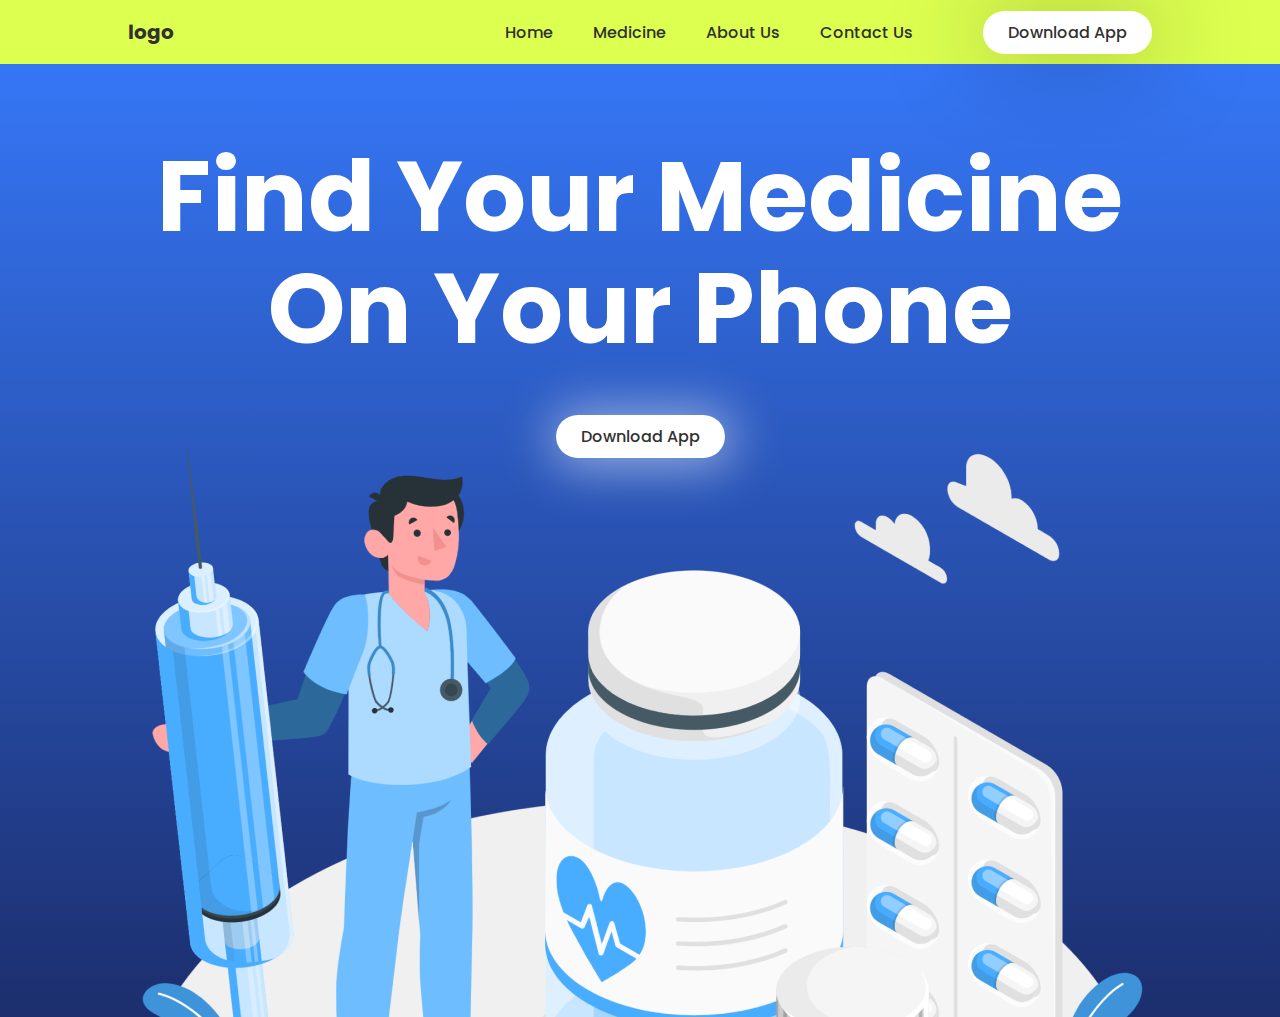
<file: index.html>
<!DOCTYPE html>
<html lang="en">
  <head>
    <meta charset="UTF-8" />
    <meta http-equiv="X-UA-Compatible" content="IE=edge" />
    <meta name="viewport" content="width=device-width, initial-scale=1.0" />
    <title>Document</title>
    <link rel="stylesheet" href="style.css" />
    <link rel="preconnect" href="https://fonts.googleapis.com" />
    <link rel="preconnect" href="https://fonts.gstatic.com" crossorigin />
    <link
      href="https://fonts.googleapis.com/css2?family=Poppins:wght@200;400;500 ;700&display=swap"
      rel="stylesheet"
    />
  </head>
  <body>
    <header>
      <div class="logo"><a href="">logo</a></div>
      <nav>
        <ul>
          <li><a href="">Home</a></li>
          <li><a href="">Medicine</a></li>
          <li><a href="">About Us</a></li>
          <li><a href="">Contact Us</a></li>
          <li><a href="" class="btn">Download App</a></li>
        </ul>
      </nav>
    </header>
    <main>
      <h1 class="heading">Find your medicine on your phone</h1>
      <div class="btn-div"><a href="" class="btn-2">Download App</a></div>
      <div class="main-img"><img src="Medicine-amico.png" alt="" class="main" /></div>
      
    </main>
  </body>
</html>
</file>
<file: style.css>
* {
  box-sizing: border-box;
  margin: 0;
  padding: 0;
}

body {
  font-family: "Poppins", sans-serif;
  background: linear-gradient(0deg, #1c2e6d 0%, #377bff 100%);
  
}

header {
  height: 4rem;
  display: flex;
  justify-content: space-between;
  background: #dcff50;
  padding: 0 10%;
  align-items: center;
}

header ul {
  list-style: none;
  display: flex;
}

header li a {
  padding: 0 20px;
  text-decoration: none;
  color: #313131;
}

.logo {
  font-weight: 700;
  font-size: 1.25rem;
}

.logo a {
  text-decoration: none;
  color: #313131;
}

nav {
  font-weight: 500;
  font-size: 1rem;
}

.btn {
  padding: 10px 25px;
  background: #ffffff;
  box-shadow: 2px 2px 100px 8px rgba(0, 0, 0, 0.25);
  border-radius: 100px;
  margin-left: 50px;
}

.heading {
  font-weight: 700;
  font-size: 6.18rem;
  line-height: 113.5%;
  color: #ffffff;

  text-align: center;
  text-transform: capitalize;
  padding: 0 10%;
  margin: 77px 0 0 0;
}

.btn-2 {
  text-decoration: none;
  background: #ffffff;
  color: #313131;
  border-radius: 100px;
  padding: 10px 25px;
  /* margin: 0 auto; */
  box-shadow: 2px 2px 50px 8px rgba(255, 255, 255, 0.5);
  font-weight: 500;

}

.btn-div {
  text-align: center;
  margin-top: 3.75rem;
  
}

.main-img {
  display: flex;
  justify-content: center;
  align-items: center;
}
</file>
